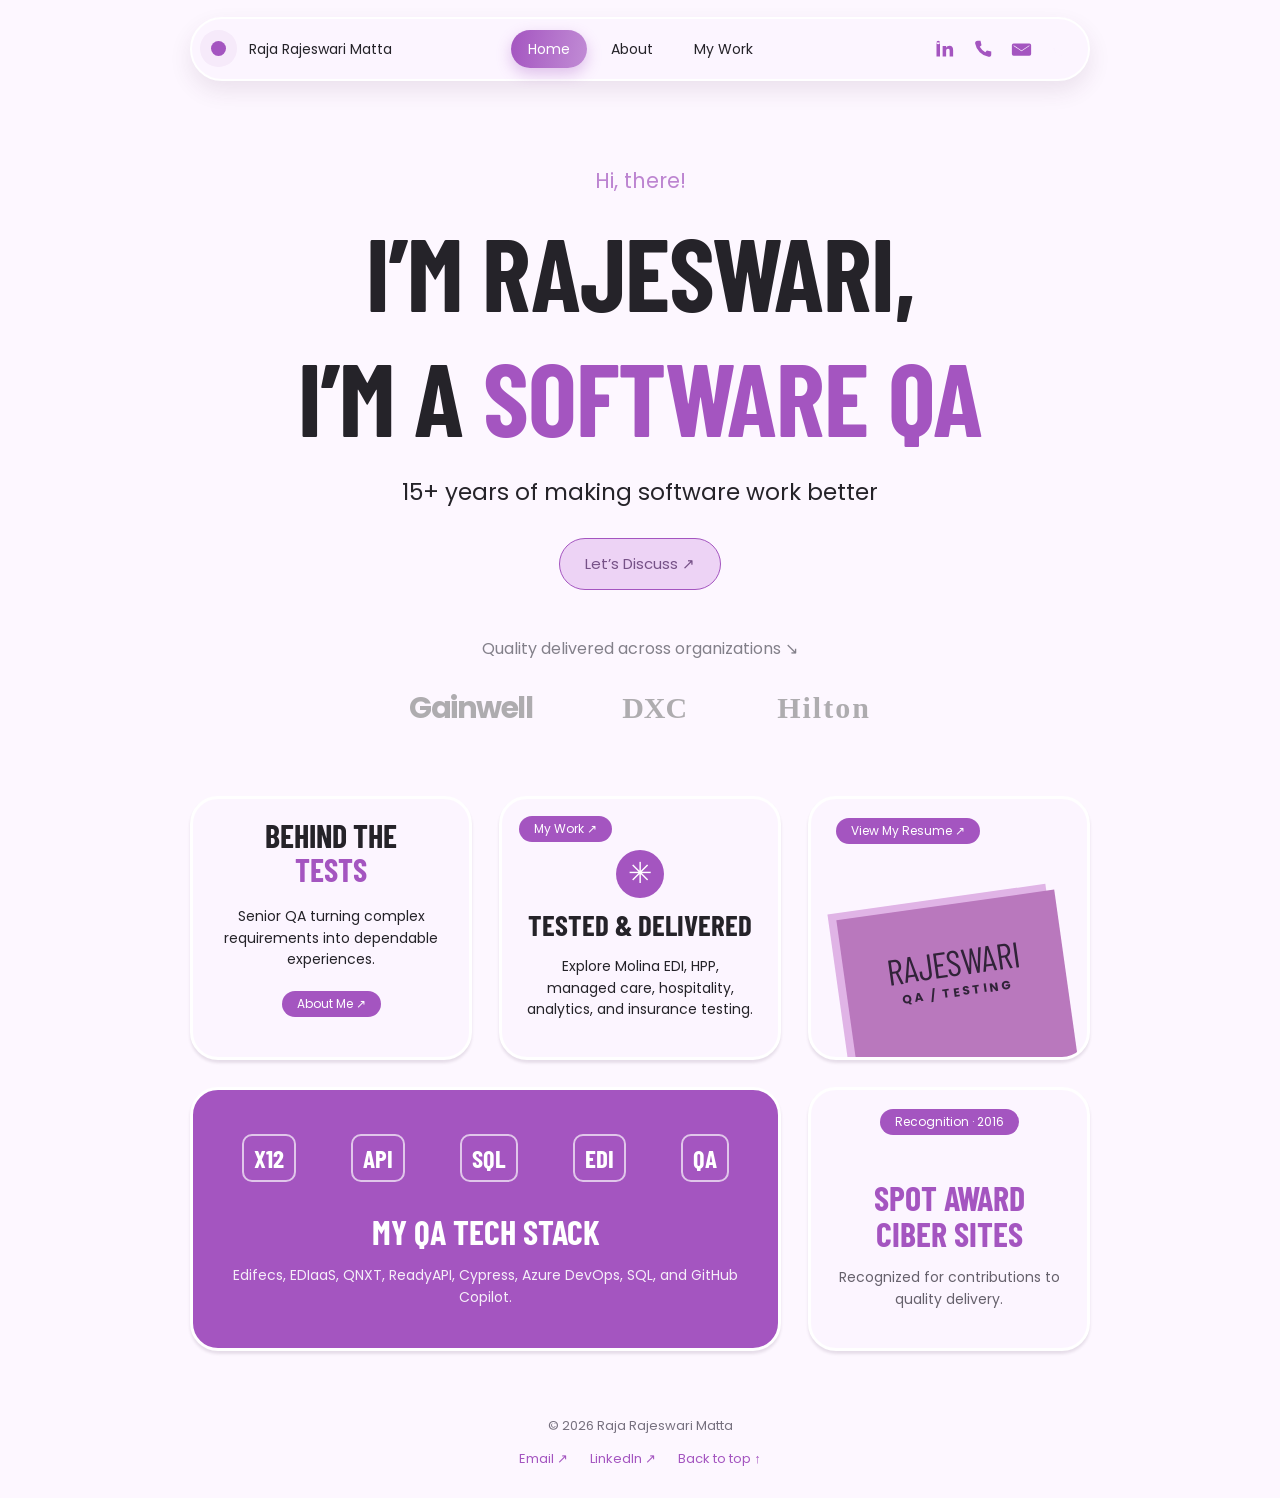
<file: index.html>
<!doctype html><html lang="en"><head><meta charset="utf-8"><meta name="viewport" content="width=device-width,initial-scale=1"><meta name="theme-color" content="#fdf7ff"><meta name="description" content="Raja Rajeswari Matta is a senior QA professional with over 15 years of experience in API, healthcare, mobile, EDI, and data testing."><title>Senior QA & Product Test Professional | Raja Rajeswari Matta</title><link rel="icon" type="image/svg+xml" href="favicon.svg"><link rel="stylesheet" href="styles.css"><script src="site.js" defer></script></head><body><a class="skip" href="#main">Skip to content</a><header class="site-header"><div class="shell"><div class="nav-pill"><a class="brand" href="index.html"><span class="brand-dot" aria-hidden="true"></span><span>Raja Rajeswari Matta</span></a><nav aria-label="Main navigation"><a href="index.html" class="active">Home</a><a href="about.html" class="">About</a><a href="work.html" class="">My Work</a></nav><div class="nav-icons"><a aria-label="LinkedIn" title="LinkedIn" href="https://www.linkedin.com/in/rajarajeswari-matta" target="_blank" rel="noopener noreferrer"><svg viewBox="0 0 24 24" aria-hidden="true"><path d="M4 4h4v16H4zm2-2a2 2 0 1 0 0 4 2 2 0 0 0 0-4zm5 6h4v2.1c.7-1.4 2-2.3 3.9-2.3 3 0 4.1 1.9 4.1 5V20h-4v-6.4c0-1.5-.3-2.5-1.8-2.5-1.4 0-2.2 1-2.2 2.5V20h-4z"/></svg></a><a aria-label="Call" title="Call" href="tel:+19739134234"><svg viewBox="0 0 24 24" aria-hidden="true"><path d="M6.6 2h3.1l1.2 5-2 1.8a17 17 0 0 0 6.3 6.3l1.8-2 5 1.2v3.1a3 3 0 0 1-3.2 3A18.9 18.9 0 0 1 3.6 5.2 3 3 0 0 1 6.6 2Z"/></svg></a><a aria-label="Email" title="Email" href="mailto:rajitesting2014@gmail.com"><svg viewBox="0 0 24 24" aria-hidden="true"><path d="M3 5h18a2 2 0 0 1 2 2v10a2 2 0 0 1-2 2H3a2 2 0 0 1-2-2V7a2 2 0 0 1 2-2zm0 3 9 6 9-6V7l-9 6-9-6z"/></svg></a><button id="theme-toggle" type="button" aria-label="Switch color theme" title="Switch color theme"><svg class="moon-icon" viewBox="0 0 24 24" aria-hidden="true"><path d="M20.4 16.8A9 9 0 0 1 7.2 3.6 9 9 0 1 0 20.4 16.8z"/></svg><svg class="sun-icon" viewBox="0 0 24 24" aria-hidden="true"><circle cx="12" cy="12" r="4"/><path d="M12 1v2m0 18v2M1 12h2m18 0h2M4.2 4.2l1.5 1.5m12.6 12.6 1.5 1.5M19.8 4.2l-1.5 1.5M5.7 18.3l-1.5 1.5"/></svg></button></div></div></div></header><main id="main">
<section class="home-hero shell"><span class="eyebrow">Hi, there!</span><h1>I’M RAJESWARI,<br>I’M A <em>SOFTWARE QA</em></h1><p>15+ years of making software work better</p><a class="pill-button primary" href="mailto:rajitesting2014@gmail.com">Let’s Discuss ↗</a><div class="organizations"><span>Quality delivered across organizations ↘</span><div><strong>Gainwell</strong><strong>DXC</strong><strong>Hilton</strong></div></div></section>
<section class="home-bento shell"><a class="bento-card intro" href="about.html"><h2>BEHIND THE<br><em>TESTS</em></h2><p>Senior QA turning complex requirements into dependable experiences.</p><span class="mini-pill">About Me ↗</span></a><a class="bento-card showcase" href="work.html"><span class="mini-pill">My Work ↗</span><span class="bento-symbol" aria-hidden="true">✳</span><h2>TESTED &amp; DELIVERED</h2><p>Explore Molina EDI, HPP, managed care, hospitality, analytics, and insurance testing.</p></a><a class="bento-card resume" href="Raji_Profile_15+Years.docx" download><span class="mini-pill">View My Resume ↗</span><div class="resume-art" aria-hidden="true"><span>RAJESWARI</span><b>QA / TESTING</b></div></a><div class="bento-card stack"><div class="stack-icons" aria-hidden="true"><span>X12</span><span>API</span><span>SQL</span><span>EDI</span><span>QA</span></div><h2>MY QA TECH STACK</h2><p>Edifecs, EDIaaS, QNXT, ReadyAPI, Cypress, Azure DevOps, SQL, and GitHub Copilot.</p></div><div class="bento-card award"><span class="mini-pill">Recognition · 2016</span><h2>SPOT AWARD<br><em>CIBER SITES</em></h2><p>Recognized for contributions to quality delivery.</p></div></section>
</main><footer class="footer"><div class="shell footer-inner"><span>© 2026 Raja Rajeswari Matta</span><div><a href="mailto:rajitesting2014@gmail.com">Email ↗</a><a href="https://www.linkedin.com/in/rajarajeswari-matta" target="_blank" rel="noopener noreferrer">LinkedIn ↗</a><a href="#main">Back to top ↑</a></div></div></footer></body></html>
</file>
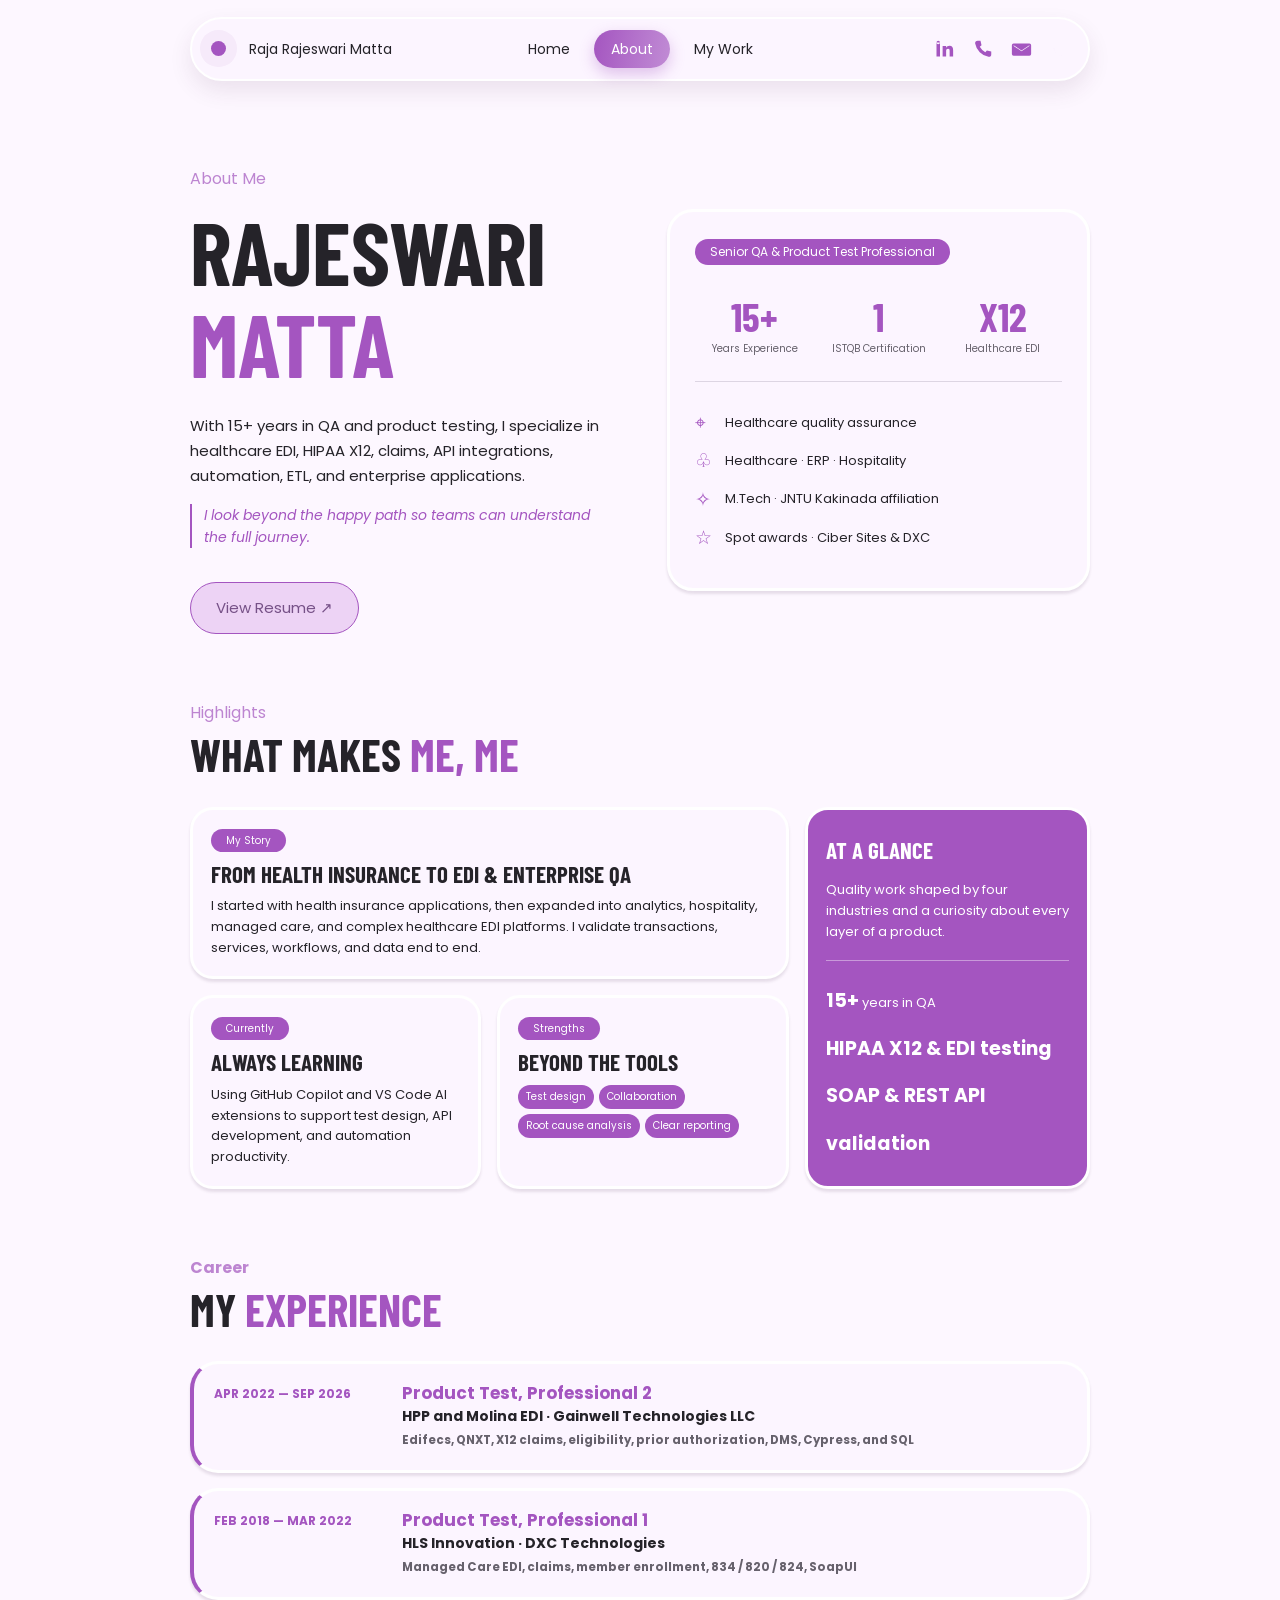
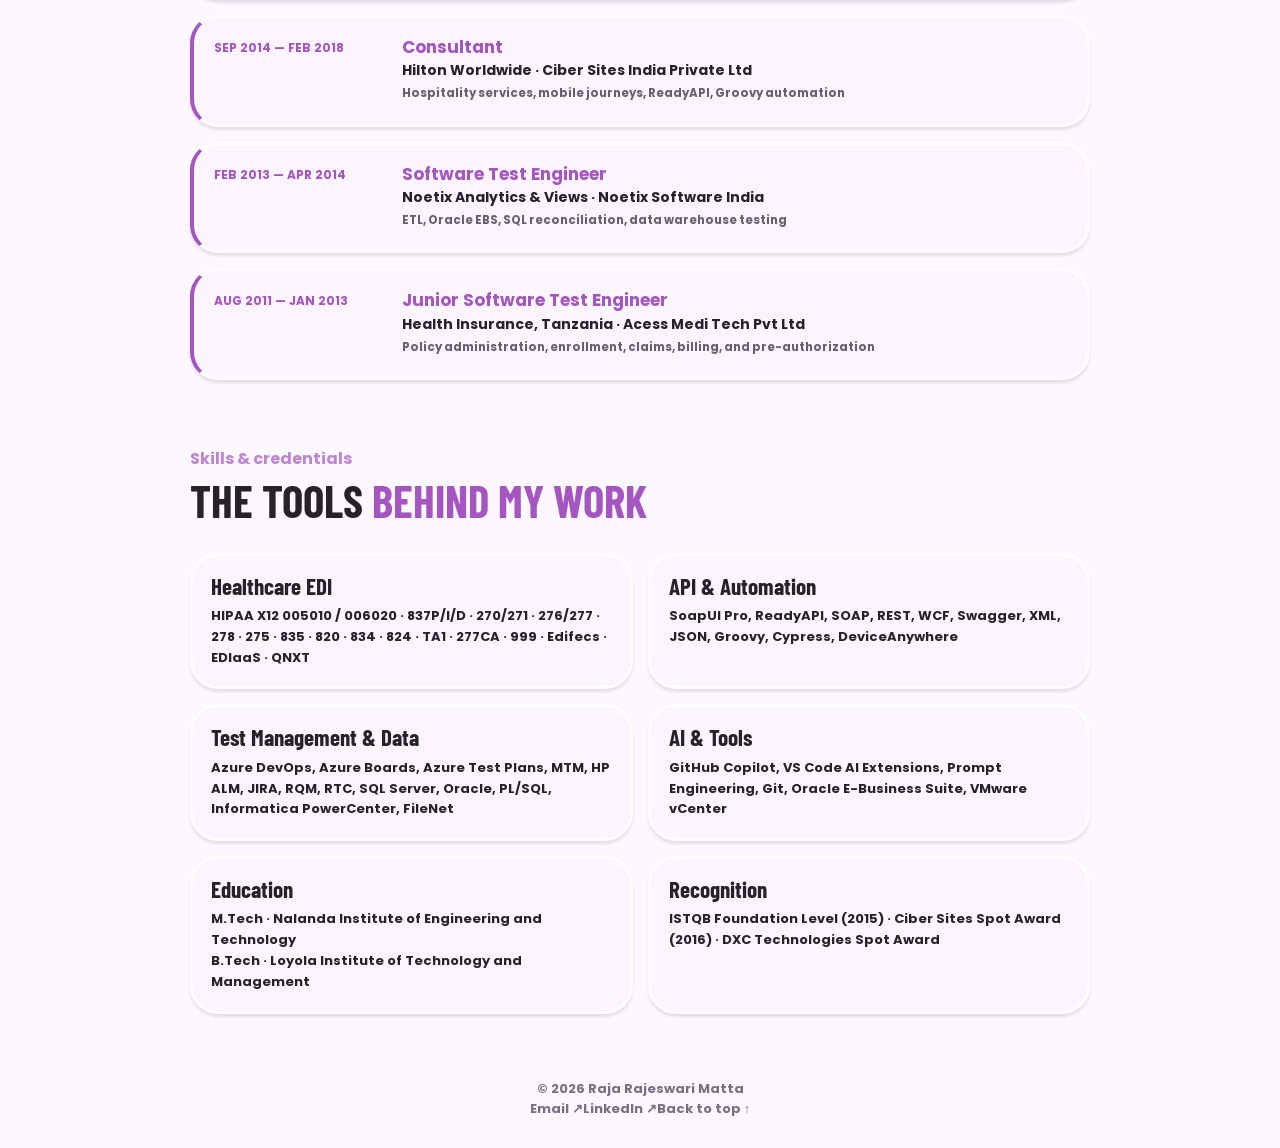
<file: about.html>
<!doctype html><html lang="en"><head><meta charset="utf-8"><meta name="viewport" content="width=device-width,initial-scale=1"><meta name="theme-color" content="#fdf7ff"><meta name="description" content="Raja Rajeswari Matta is a senior QA professional with over 15 years of experience in API, healthcare, mobile, EDI, and data testing."><title>About Me | Raja Rajeswari Matta</title><link rel="icon" type="image/svg+xml" href="favicon.svg"><link rel="stylesheet" href="styles.css"><script src="site.js" defer></script></head><body><a class="skip" href="#main">Skip to content</a><header class="site-header"><div class="shell"><div class="nav-pill"><a class="brand" href="index.html"><span class="brand-dot" aria-hidden="true"></span><span>Raja Rajeswari Matta</span></a><nav aria-label="Main navigation"><a href="index.html" class="">Home</a><a href="about.html" class="active">About</a><a href="work.html" class="">My Work</a></nav><div class="nav-icons"><a aria-label="LinkedIn" title="LinkedIn" href="https://www.linkedin.com/in/rajarajeswari-matta" target="_blank" rel="noopener noreferrer"><svg viewBox="0 0 24 24" aria-hidden="true"><path d="M4 4h4v16H4zm2-2a2 2 0 1 0 0 4 2 2 0 0 0 0-4zm5 6h4v2.1c.7-1.4 2-2.3 3.9-2.3 3 0 4.1 1.9 4.1 5V20h-4v-6.4c0-1.5-.3-2.5-1.8-2.5-1.4 0-2.2 1-2.2 2.5V20h-4z"/></svg></a><a aria-label="Call" title="Call" href="tel:+19739134234"><svg viewBox="0 0 24 24" aria-hidden="true"><path d="M6.6 2h3.1l1.2 5-2 1.8a17 17 0 0 0 6.3 6.3l1.8-2 5 1.2v3.1a3 3 0 0 1-3.2 3A18.9 18.9 0 0 1 3.6 5.2 3 3 0 0 1 6.6 2Z"/></svg></a><a aria-label="Email" title="Email" href="mailto:rajitesting2014@gmail.com"><svg viewBox="0 0 24 24" aria-hidden="true"><path d="M3 5h18a2 2 0 0 1 2 2v10a2 2 0 0 1-2 2H3a2 2 0 0 1-2-2V7a2 2 0 0 1 2-2zm0 3 9 6 9-6V7l-9 6-9-6z"/></svg></a><button id="theme-toggle" type="button" aria-label="Switch color theme" title="Switch color theme"><svg class="moon-icon" viewBox="0 0 24 24" aria-hidden="true"><path d="M20.4 16.8A9 9 0 0 1 7.2 3.6 9 9 0 1 0 20.4 16.8z"/></svg><svg class="sun-icon" viewBox="0 0 24 24" aria-hidden="true"><circle cx="12" cy="12" r="4"/><path d="M12 1v2m0 18v2M1 12h2m18 0h2M4.2 4.2l1.5 1.5m12.6 12.6 1.5 1.5M19.8 4.2l-1.5 1.5M5.7 18.3l-1.5 1.5"/></svg></button></div></div></div></header><main id="main">
<section class="about-hero shell"><div class="about-left"><span class="eyebrow">About Me</span><h1><span>RAJESWARI</span><span>MATTA</span></h1><p class="about-lead">With 15+ years in QA and product testing, I specialize in healthcare EDI, HIPAA X12, claims, API integrations, automation, ETL, and enterprise applications.</p><blockquote>I look beyond the happy path so teams can understand the full journey.</blockquote><a class="pill-button resume-button" href="Raji_Profile_15+Years.docx" download>View Resume ↗</a></div><aside class="profile-card"><span class="role-pill">Senior QA & Product Test Professional</span><div class="stats"><div><strong>15+</strong><span>Years Experience</span></div><div><strong>1</strong><span>ISTQB Certification</span></div><div><strong>X12</strong><span>Healthcare EDI</span></div></div><div class="profile-details"><div><span class="detail-icon">⌖</span><span>Healthcare quality assurance</span></div><div><span class="detail-icon">♧</span><span>Healthcare · ERP · Hospitality</span></div><div><span class="detail-icon">✧</span><span>M.Tech · JNTU Kakinada affiliation</span></div><div><span class="detail-icon">☆</span><span>Spot awards · Ciber Sites & DXC</span></div></div></aside></section>
<section class="about-highlights shell"><span class="eyebrow">Highlights</span><h2>WHAT MAKES <em>ME, ME</em></h2><div class="highlight-grid"><article class="story"><span class="role-pill">My Story</span><h3>FROM HEALTH INSURANCE TO EDI & ENTERPRISE QA</h3><p>I started with health insurance applications, then expanded into analytics, hospitality, managed care, and complex healthcare EDI platforms. I validate transactions, services, workflows, and data end to end.</p></article><article class="learning"><span class="role-pill">Currently</span><h3>ALWAYS LEARNING</h3><p>Using GitHub Copilot and VS Code AI extensions to support test design, API development, and automation productivity.</p></article><article class="soft-skills"><span class="role-pill">Strengths</span><h3>BEYOND THE TOOLS</h3><div class="tags"><span>Test design</span><span>Collaboration</span><span>Root cause analysis</span><span>Clear reporting</span></div></article><article class="fun-facts"><h3>AT A GLANCE</h3><p>Quality work shaped by four industries and a curiosity about every layer of a product.</p><div><strong>15+</strong> years in QA<br><strong>HIPAA X12 & EDI testing<br><strong>SOAP & REST API validation</div></article></div></section>
<section class="about-career shell"><span class="eyebrow">Career</span><h2>MY <span>EXPERIENCE</span></h2><div class="career-list"><article><span class="career-date">APR 2022 — SEP 2026</span><div><h3>Product Test, Professional 2</h3><p>HPP and Molina EDI · Gainwell Technologies LLC</p><small>Edifecs, QNXT, X12 claims, eligibility, prior authorization, DMS, Cypress, and SQL</small></div></article><article><span class="career-date">FEB 2018 — MAR 2022</span><div><h3>Product Test, Professional 1</h3><p>HLS Innovation · DXC Technologies</p><small>Managed Care EDI, claims, member enrollment, 834 / 820 / 824, SoapUI</small></div></article><article><span class="career-date">SEP 2014 — FEB 2018</span><div><h3>Consultant</h3><p>Hilton Worldwide · Ciber Sites India Private Ltd</p><small>Hospitality services, mobile journeys, ReadyAPI, Groovy automation</small></div></article><article><span class="career-date">FEB 2013 — APR 2014</span><div><h3>Software Test Engineer</h3><p>Noetix Analytics & Views · Noetix Software India</p><small>ETL, Oracle EBS, SQL reconciliation, data warehouse testing</small></div></article><article><span class="career-date">AUG 2011 — JAN 2013</span><div><h3>Junior Software Test Engineer</h3><p>Health Insurance, Tanzania · Acess Medi Tech Pvt Ltd</p><small>Policy administration, enrollment, claims, billing, and pre-authorization</small></div></article></div></section>
<section class="about-skills shell"><span class="eyebrow">Skills & credentials</span><h2>THE TOOLS <span>BEHIND MY WORK</span></h2><div class="skill-grid"><div><h3>Healthcare EDI</h3><p>HIPAA X12 005010 / 006020 · 837P/I/D · 270/271 · 276/277 · 278 · 275 · 835 · 820 · 834 · 824 · TA1 · 277CA · 999 · Edifecs · EDIaaS · QNXT</p></div><div><h3>API & Automation</h3><p>SoapUI Pro, ReadyAPI, SOAP, REST, WCF, Swagger, XML, JSON, Groovy, Cypress, DeviceAnywhere</p></div><div><h3>Test Management & Data</h3><p>Azure DevOps, Azure Boards, Azure Test Plans, MTM, HP ALM, JIRA, RQM, RTC, SQL Server, Oracle, PL/SQL, Informatica PowerCenter, FileNet</p></div><div><h3>AI & Tools</h3><p>GitHub Copilot, VS Code AI Extensions, Prompt Engineering, Git, Oracle E-Business Suite, VMware vCenter</p></div><div><h3>Education</h3><p>M.Tech · Nalanda Institute of Engineering and Technology<br>B.Tech · Loyola Institute of Technology and Management</p></div><div><h3>Recognition</h3><p>ISTQB Foundation Level (2015) · Ciber Sites Spot Award (2016) · DXC Technologies Spot Award</p></div></div></section></main><footer class="footer"><div class="shell footer-inner"><span>© 2026 Raja Rajeswari Matta</span><div><a href="mailto:rajitesting2014@gmail.com">Email ↗</a><a href="https://www.linkedin.com/in/rajarajeswari-matta" target="_blank" rel="noopener noreferrer">LinkedIn ↗</a><a href="#main">Back to top ↑</a></div></div></footer></body></html>
</file>
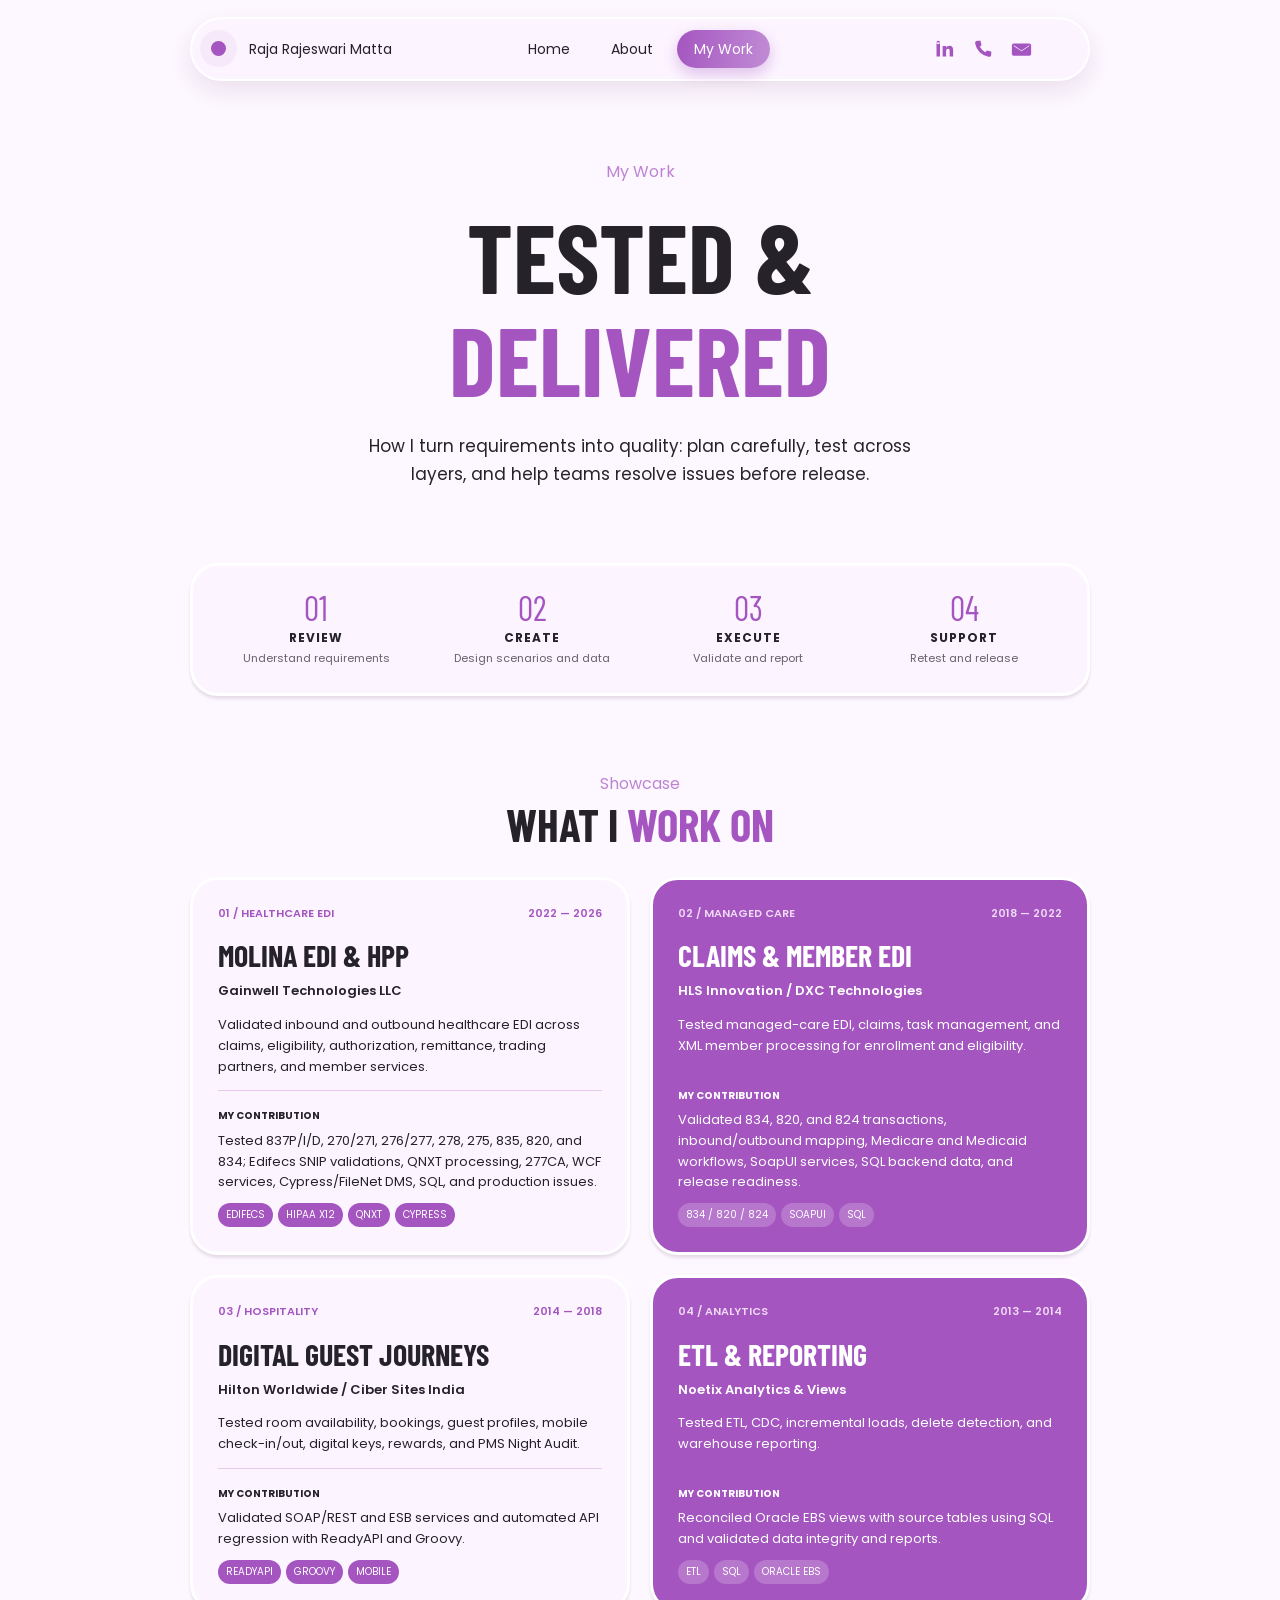
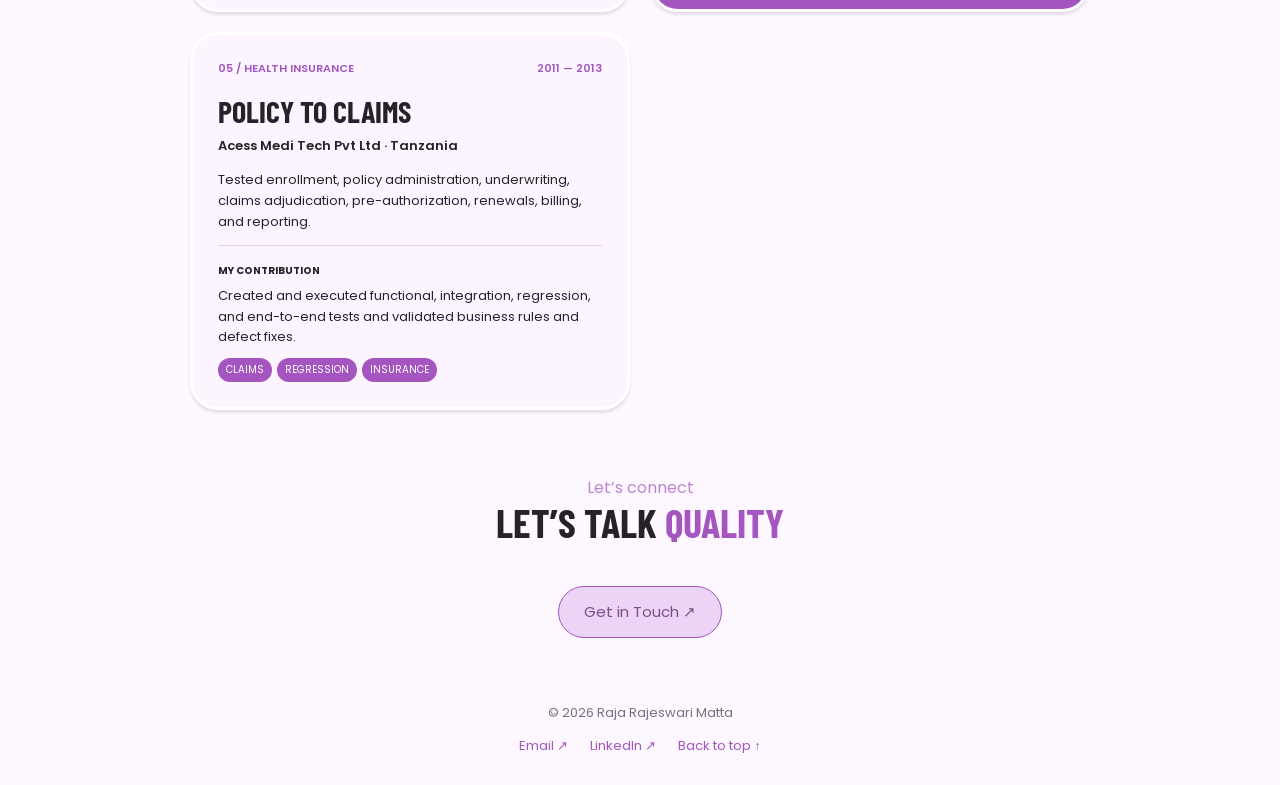
<file: work.html>
<!doctype html><html lang="en"><head><meta charset="utf-8"><meta name="viewport" content="width=device-width,initial-scale=1"><meta name="theme-color" content="#fdf7ff"><meta name="description" content="Raja Rajeswari Matta is a senior QA professional with over 15 years of experience in API, healthcare, mobile, EDI, and data testing."><title>My Work | Raja Rajeswari Matta</title><link rel="icon" type="image/svg+xml" href="favicon.svg"><link rel="stylesheet" href="styles.css"><script src="site.js" defer></script></head><body><a class="skip" href="#main">Skip to content</a><header class="site-header"><div class="shell"><div class="nav-pill"><a class="brand" href="index.html"><span class="brand-dot" aria-hidden="true"></span><span>Raja Rajeswari Matta</span></a><nav aria-label="Main navigation"><a href="index.html" class="">Home</a><a href="about.html" class="">About</a><a href="work.html" class="active">My Work</a></nav><div class="nav-icons"><a aria-label="LinkedIn" title="LinkedIn" href="https://www.linkedin.com/in/rajarajeswari-matta" target="_blank" rel="noopener noreferrer"><svg viewBox="0 0 24 24" aria-hidden="true"><path d="M4 4h4v16H4zm2-2a2 2 0 1 0 0 4 2 2 0 0 0 0-4zm5 6h4v2.1c.7-1.4 2-2.3 3.9-2.3 3 0 4.1 1.9 4.1 5V20h-4v-6.4c0-1.5-.3-2.5-1.8-2.5-1.4 0-2.2 1-2.2 2.5V20h-4z"/></svg></a><a aria-label="Call" title="Call" href="tel:+19739134234"><svg viewBox="0 0 24 24" aria-hidden="true"><path d="M6.6 2h3.1l1.2 5-2 1.8a17 17 0 0 0 6.3 6.3l1.8-2 5 1.2v3.1a3 3 0 0 1-3.2 3A18.9 18.9 0 0 1 3.6 5.2 3 3 0 0 1 6.6 2Z"/></svg></a><a aria-label="Email" title="Email" href="mailto:rajitesting2014@gmail.com"><svg viewBox="0 0 24 24" aria-hidden="true"><path d="M3 5h18a2 2 0 0 1 2 2v10a2 2 0 0 1-2 2H3a2 2 0 0 1-2-2V7a2 2 0 0 1 2-2zm0 3 9 6 9-6V7l-9 6-9-6z"/></svg></a><button id="theme-toggle" type="button" aria-label="Switch color theme" title="Switch color theme"><svg class="moon-icon" viewBox="0 0 24 24" aria-hidden="true"><path d="M20.4 16.8A9 9 0 0 1 7.2 3.6 9 9 0 1 0 20.4 16.8z"/></svg><svg class="sun-icon" viewBox="0 0 24 24" aria-hidden="true"><circle cx="12" cy="12" r="4"/><path d="M12 1v2m0 18v2M1 12h2m18 0h2M4.2 4.2l1.5 1.5m12.6 12.6 1.5 1.5M19.8 4.2l-1.5 1.5M5.7 18.3l-1.5 1.5"/></svg></button></div></div></div></header><main id="main">
<section class="work-hero shell"><span class="eyebrow">My Work</span><h1>TESTED &amp;<br><span>DELIVERED</span></h1><p>How I turn requirements into quality: plan carefully, test across layers, and help teams resolve issues before release.</p><div class="process"><div><span>01</span><strong>Review</strong><small>Understand requirements</small></div><div><span>02</span><strong>Create</strong><small>Design scenarios and data</small></div><div><span>03</span><strong>Execute</strong><small>Validate and report</small></div><div><span>04</span><strong>Support</strong><small>Retest and release</small></div></div></section>
<section class="work-projects shell"><span class="eyebrow">Showcase</span><h2>WHAT I <span>WORK ON</span></h2><div class="work-grid"><article id="molina"><div class="work-card-top"><span>01 / HEALTHCARE EDI</span><span>2022 — 2026</span></div><h3>Molina EDI & HPP</h3><p class="work-org">Gainwell Technologies LLC</p><p>Validated inbound and outbound healthcare EDI across claims, eligibility, authorization, remittance, trading partners, and member services.</p><div class="work-detail"><strong>MY CONTRIBUTION</strong><p>Tested 837P/I/D, 270/271, 276/277, 278, 275, 835, 820, and 834; Edifecs SNIP validations, QNXT processing, 277CA, WCF services, Cypress/FileNet DMS, SQL, and production issues.</p></div><div class="tags"><span>EDIFECS</span><span>HIPAA X12</span><span>QNXT</span><span>CYPRESS</span></div></article><article id="managed-care"><div class="work-card-top"><span>02 / MANAGED CARE</span><span>2018 — 2022</span></div><h3>Claims & Member EDI</h3><p class="work-org">HLS Innovation / DXC Technologies</p><p>Tested managed-care EDI, claims, task management, and XML member processing for enrollment and eligibility.</p><div class="work-detail"><strong>MY CONTRIBUTION</strong><p>Validated 834, 820, and 824 transactions, inbound/outbound mapping, Medicare and Medicaid workflows, SoapUI services, SQL backend data, and release readiness.</p></div><div class="tags"><span>834 / 820 / 824</span><span>SOAPUI</span><span>SQL</span></div></article><article id="hospitality"><div class="work-card-top"><span>03 / HOSPITALITY</span><span>2014 — 2018</span></div><h3>Digital Guest Journeys</h3><p class="work-org">Hilton Worldwide / Ciber Sites India</p><p>Tested room availability, bookings, guest profiles, mobile check-in/out, digital keys, rewards, and PMS Night Audit.</p><div class="work-detail"><strong>MY CONTRIBUTION</strong><p>Validated SOAP/REST and ESB services and automated API regression with ReadyAPI and Groovy.</p></div><div class="tags"><span>READYAPI</span><span>GROOVY</span><span>MOBILE</span></div></article><article id="analytics"><div class="work-card-top"><span>04 / ANALYTICS</span><span>2013 — 2014</span></div><h3>ETL & Reporting</h3><p class="work-org">Noetix Analytics & Views</p><p>Tested ETL, CDC, incremental loads, delete detection, and warehouse reporting.</p><div class="work-detail"><strong>MY CONTRIBUTION</strong><p>Reconciled Oracle EBS views with source tables using SQL and validated data integrity and reports.</p></div><div class="tags"><span>ETL</span><span>SQL</span><span>ORACLE EBS</span></div></article><article id="insurance"><div class="work-card-top"><span>05 / HEALTH INSURANCE</span><span>2011 — 2013</span></div><h3>Policy to Claims</h3><p class="work-org">Acess Medi Tech Pvt Ltd · Tanzania</p><p>Tested enrollment, policy administration, underwriting, claims adjudication, pre-authorization, renewals, billing, and reporting.</p><div class="work-detail"><strong>MY CONTRIBUTION</strong><p>Created and executed functional, integration, regression, and end-to-end tests and validated business rules and defect fixes.</p></div><div class="tags"><span>CLAIMS</span><span>REGRESSION</span><span>INSURANCE</span></div></article></div></section>
<section class="contact-strip shell"><div><span class="eyebrow">Let’s connect</span><h2>LET’S TALK <span>QUALITY</span></h2></div><a class="pill-button primary" href="mailto:rajitesting2014@gmail.com">Get in Touch ↗</a></section></main><footer class="footer"><div class="shell footer-inner"><span>© 2026 Raja Rajeswari Matta</span><div><a href="mailto:rajitesting2014@gmail.com">Email ↗</a><a href="https://www.linkedin.com/in/rajarajeswari-matta" target="_blank" rel="noopener noreferrer">LinkedIn ↗</a><a href="#main">Back to top ↑</a></div></div></footer></body></html>
</file>
<file: styles.css>
@import url('https://fonts.googleapis.com/css2?family=Barlow+Condensed:wght@500;600;700;800&family=Poppins:wght@400;500;600;700&display=swap');
:root{--bg:#fdf7ff;--panel:#fcf5ff;--ink:#252329;--muted:#66616c;--purple:#a455c0;--purple2:#bd85d1;--border:#fff;--shadow:0 3px 3px #2d15351c;--glow:0 10px 22px #4c24531a;color-scheme:light}*{box-sizing:border-box}html{scroll-behavior:smooth}body{margin:0;background:var(--bg);color:var(--ink);font-family:Poppins,Arial,sans-serif;font-size:14px;line-height:1.6}a{color:inherit;text-decoration:none}button{font:inherit}a:focus-visible,button:focus-visible{outline:3px solid var(--purple);outline-offset:4px}.shell{width:min(900px,calc(100% - 40px));margin-inline:auto}.skip{position:absolute;top:-100px;left:10px;background:var(--purple);color:#fff;padding:8px;z-index:5}.skip:focus{top:10px}.site-header{padding:17px 0 0}.nav-pill{min-height:64px;padding:7px 15px;border:2px solid var(--border);border-radius:42px;background:var(--panel);box-shadow:var(--glow);display:grid;grid-template-columns:1fr auto 1fr;align-items:center;gap:12px}.brand{display:flex;align-items:center;gap:12px;white-space:nowrap;font-size:14px}.brand-dot{width:15px;height:15px;border-radius:50%;background:var(--purple);box-shadow:0 0 0 11px #f6eafa;margin:0 11px 0 4px}.nav-pill nav{display:flex;align-items:center;gap:7px}.nav-pill nav a{padding:8px 17px;border-radius:30px;white-space:nowrap}.nav-pill nav a.active{color:white;background:linear-gradient(100deg,var(--purple),#c18cd5);box-shadow:0 6px 15px #a455c055}.nav-pill nav a:not(.active):hover{color:var(--purple)}.nav-icons{display:flex;align-items:center;justify-content:flex-end;gap:13px;color:var(--purple)}.nav-icons a,.nav-icons button{height:26px;width:26px;display:grid;place-items:center;background:none;border:0;padding:1px;cursor:pointer;color:inherit}.nav-icons svg{height:21px;width:21px;fill:currentColor}.nav-icons .sun-icon{display:none;fill:none;stroke:currentColor;stroke-width:2;stroke-linecap:round}.nav-icons a:hover,.nav-icons button:hover{transform:translateY(-2px)}h1,h2,h3,p{margin-top:0}.eyebrow{color:var(--purple2);font-size:16px}h1,h2,h3{font-family:'Barlow Condensed','Arial Narrow',Impact,sans-serif;line-height:1.06;font-weight:700}h1 em,h2 em,h1 span,h2 span,h3 em{color:var(--purple);font-style:normal}.pill-button,.mini-pill,.role-pill{border-radius:30px;display:inline-flex;align-items:center;justify-content:center}.pill-button{padding:13px 25px;background:#edd3f5;border:1.5px solid var(--purple);color:#765187;font-size:15px;transition:transform .2s,box-shadow .2s}.pill-button:hover,.bento-card:hover{transform:translateY(-3px);box-shadow:0 8px 20px #4c245328}.mini-pill,.role-pill{background:var(--purple);color:white;padding:5px 15px;font-size:12px;line-height:1.3}.home-hero{text-align:center;padding-top:83px}.home-hero .eyebrow{font-size:21px}.home-hero h1{font-size:clamp(58px,8.4vw,103px);letter-spacing:-1px;line-height:1.22;margin:11px 0 14px}.home-hero p{font-size:23px;margin-bottom:27px}.organizations{margin-top:46px;color:#83808a}.organizations>span{font-size:16px}.organizations>div{display:flex;justify-content:center;align-items:center;gap:90px;margin:23px auto 0;filter:grayscale(1);opacity:.63}.organizations strong{font-size:30px;letter-spacing:-1.5px}.organizations strong:nth-child(2){font-family:Georgia,serif;letter-spacing:0}.organizations strong:nth-child(3){font-family:Georgia,serif;letter-spacing:2px}.home-bento{display:grid;grid-template-columns:repeat(3,1fr);gap:27px;margin-top:64px}.bento-card,.highlight-grid article,.profile-card,.process,.work-grid article,.career-list article,.skill-grid>div{background:var(--panel);border:3px solid var(--border);border-radius:28px;box-shadow:var(--shadow)}.bento-card{min-height:264px;padding:19px 25px;position:relative;overflow:hidden;transition:transform .2s,box-shadow .2s}.bento-card h2{font-size:32px;margin:7px 0 15px}.bento-card p{font-size:14px;line-height:1.55}.bento-card.intro{text-align:center}.intro h2{margin:1px 0 19px}.intro p{margin-bottom:20px}.showcase{text-align:center}.showcase>.mini-pill{position:absolute;top:17px;left:17px}.bento-symbol{display:block;border-radius:50%;background:var(--purple);color:#fff;font-size:29px;width:48px;height:48px;line-height:46px;margin:32px auto 12px}.showcase h2{font-size:29px}.resume>.mini-pill{position:relative;z-index:1}.resume-art{position:absolute;background:#b978bd;box-shadow:-8px -7px 0 #e0b4e6;transform:rotate(-8deg);bottom:-30px;left:37px;width:220px;height:183px;padding:40px 8px;text-align:center;color:#302338}.resume-art span{display:block;font-family:'Barlow Condensed',sans-serif;font-size:36px;line-height:1}.resume-art b{font-size:12px;letter-spacing:2px}.stack{grid-column:span 2;background:var(--purple);color:#fff;text-align:center}.stack-icons{display:flex;justify-content:space-around;align-items:center;margin:25px auto 32px;gap:7px}.stack-icons span{font-family:'Barlow Condensed',sans-serif;font-size:25px;font-weight:700;border:2px solid #ffffffaa;border-radius:10px;padding:2px 10px}.stack h2{font-size:34px}.stack p{opacity:.9}.award{text-align:center}.award>.mini-pill{margin-bottom:38px}.award h2{font-size:34px;color:var(--purple)}.award p{color:var(--muted)}.footer{text-align:center;margin:65px 0 28px;color:#77717f;font-size:13px}.footer-inner{display:flex;flex-direction:column;gap:12px}.footer-inner>div{display:flex;justify-content:center;gap:22px;color:var(--purple)}
.about-hero{display:grid;grid-template-columns:1fr 1fr;gap:54px;align-items:center;padding-top:85px}.about-left h1{font-size:clamp(66px,7vw,88px);line-height:1.05;margin:13px 0 25px}.about-left h1 span{display:block;color:var(--ink)}.about-left h1 span+span{color:var(--purple)}.about-lead{font-size:15px;line-height:1.65}.about-left blockquote{border-left:2px solid var(--purple);padding-left:12px;color:var(--purple);font-style:italic;margin:12px 0 34px}.profile-card{padding:27px 25px;border-radius:26px}.stats{display:grid;grid-template-columns:repeat(3,1fr);text-align:center;margin:31px 0 23px;gap:5px}.stats strong{display:block;color:var(--purple);font-family:'Barlow Condensed';font-size:40px;line-height:1}.stats span{font-size:10px;color:var(--muted)}.profile-details{border-top:1px solid #ddd5e3;padding-top:18px}.profile-details>div{display:flex;align-items:center;gap:12px;margin:8px 0;font-size:13px}.detail-icon{font-size:19px;color:var(--purple);width:18px}.about-highlights,.about-career,.about-skills{margin-top:66px}.about-highlights h2,.about-career h2,.about-skills h2,.work-projects h2{font-size:45px;margin:5px 0 28px}.highlight-grid{display:grid;grid-template-columns:1fr 1fr .98fr;grid-template-rows:auto auto;gap:16px}.highlight-grid article{padding:18px;border-radius:23px}.highlight-grid h3{font-size:23px;margin:10px 0}.highlight-grid p{font-size:13px;margin-bottom:0}.highlight-grid .role-pill{font-size:10px}.highlight-grid .story{grid-column:span 2}.highlight-grid .fun-facts{grid-column:3;grid-row:1/span 2;background:var(--purple);color:white}.fun-facts p{margin:18px 0}.fun-facts>div{border-top:1px solid #ffffff66;padding-top:16px;line-height:2.5;font-size:13px}.fun-facts strong{font-size:19px}.tags{display:flex;gap:5px;flex-wrap:wrap}.tags span{font-size:10px;color:#fff;background:var(--purple);border-radius:20px;padding:4px 8px}.career-list{display:grid;gap:15px}.career-list article{display:grid;grid-template-columns:170px 1fr;gap:18px;padding:20px;border-left:4px solid var(--purple)}.career-date{color:var(--purple);font-size:12px;font-weight:700}.career-list h3{font-family:Poppins,sans-serif;color:var(--purple);font-size:17px;margin-bottom:3px}.career-list p{margin:0}.career-list small{color:var(--muted)}.skill-grid{display:grid;grid-template-columns:1fr 1fr;gap:15px}.skill-grid>div{padding:18px}.skill-grid h3{font-size:23px;margin-bottom:8px}.skill-grid p{margin:0;font-size:13px}
.work-hero{text-align:center;padding-top:78px}.work-hero h1{font-size:clamp(68px,8vw,98px);margin:19px 0 22px}.work-hero h1 span{color:var(--purple)}.work-hero>p{max-width:580px;margin:0 auto;font-size:17px}.process{display:grid;grid-template-columns:repeat(4,1fr);gap:10px;margin:75px auto 0;padding:25px 20px}.process div{display:flex;flex-direction:column;gap:3px}.process span{font-family:'Barlow Condensed';font-size:34px;color:var(--purple);line-height:1}.process strong{font-size:12px;text-transform:uppercase;letter-spacing:1px}.process small{font-size:11px;color:var(--muted)}.work-projects{margin-top:75px}.work-projects>.eyebrow,.work-projects>h2{text-align:center;display:block}.work-grid{display:grid;grid-template-columns:1fr 1fr;gap:20px}.work-grid article{min-height:335px;padding:25px;position:relative}.work-grid article:nth-child(even){background:var(--purple);color:#fff}.work-card-top{display:flex;justify-content:space-between;gap:10px;color:var(--purple);font-size:11px;font-weight:600}.work-grid article:nth-child(even) .work-card-top{color:#efd9f5}.work-grid h3{font-size:30px;margin:18px 0 9px;text-transform:uppercase}.work-grid p{font-size:13px}.work-org{font-weight:600}.work-detail{border-top:1px solid #a455c044;padding-top:12px}.work-detail strong{font-size:10px}.work-detail p{margin:5px 0}.work-grid .tags{margin-top:10px}.work-grid article:nth-child(even) .tags span{background:#ffffff33}.contact-strip{margin-top:65px;text-align:center}.contact-strip h2{font-size:40px}.contact-strip .pill-button{margin-top:10px}
[data-theme=dark]{--bg:#201925;--panel:#302438;--ink:#f8effb;--muted:#c9b8cd;--purple:#c481df;--purple2:#d3a5e4;--border:#56415e;--shadow:0 4px 8px #0005;--glow:0 10px 22px #0004;color-scheme:dark}[data-theme=dark] .nav-icons .moon-icon{display:none}[data-theme=dark] .nav-icons .sun-icon{display:block}[data-theme=dark] .brand-dot{box-shadow:0 0 0 11px #4a3555}[data-theme=dark] .pill-button{background:#4c3359;color:#f5dafa}[data-theme=dark] .resume-art{color:#281b2d}[data-theme=dark] .profile-details{border-color:#685272}
@media(max-width:850px){.nav-pill{grid-template-columns:1fr auto;gap:4px}.nav-pill nav{grid-row:2;grid-column:1/-1;justify-content:center}.nav-icons{grid-column:2}.about-hero{gap:20px}.brand{font-size:12px}.home-hero{padding-top:60px}}@media(max-width:620px){.shell{width:min(100% - 30px,900px)}.nav-pill{padding:10px}.brand{max-width:195px;overflow:hidden;text-overflow:ellipsis}.nav-icons{gap:6px}.nav-pill nav a{padding:7px 12px;font-size:12px}.home-hero h1{font-size:clamp(43px,11vw,66px)}.home-hero p{font-size:17px}.organizations>div{gap:18px;flex-wrap:wrap}.organizations strong{font-size:20px}.home-bento{grid-template-columns:1fr;gap:15px;margin-top:40px}.bento-card{min-height:225px}.stack{grid-column:auto}.about-hero{grid-template-columns:1fr;padding-top:52px}.about-left h1{font-size:70px}.about-highlights,.about-career,.about-skills{margin-top:50px}.highlight-grid{grid-template-columns:1fr 1fr}.highlight-grid .story{grid-column:span 2}.highlight-grid .fun-facts{grid-column:span 2;grid-row:auto}.career-list article{grid-template-columns:1fr;gap:4px}.skill-grid,.work-grid{grid-template-columns:1fr}.work-hero h1{font-size:70px}.process{grid-template-columns:1fr 1fr;margin-top:40px}.work-projects{margin-top:55px}}@media(max-width:390px){.brand{max-width:140px;font-size:10px}.nav-icons a,.nav-icons button{width:22px}.nav-icons svg{width:18px}.about-left h1{font-size:60px}.highlight-grid{grid-template-columns:1fr}.highlight-grid .story,.highlight-grid .fun-facts{grid-column:auto}}
</file>
